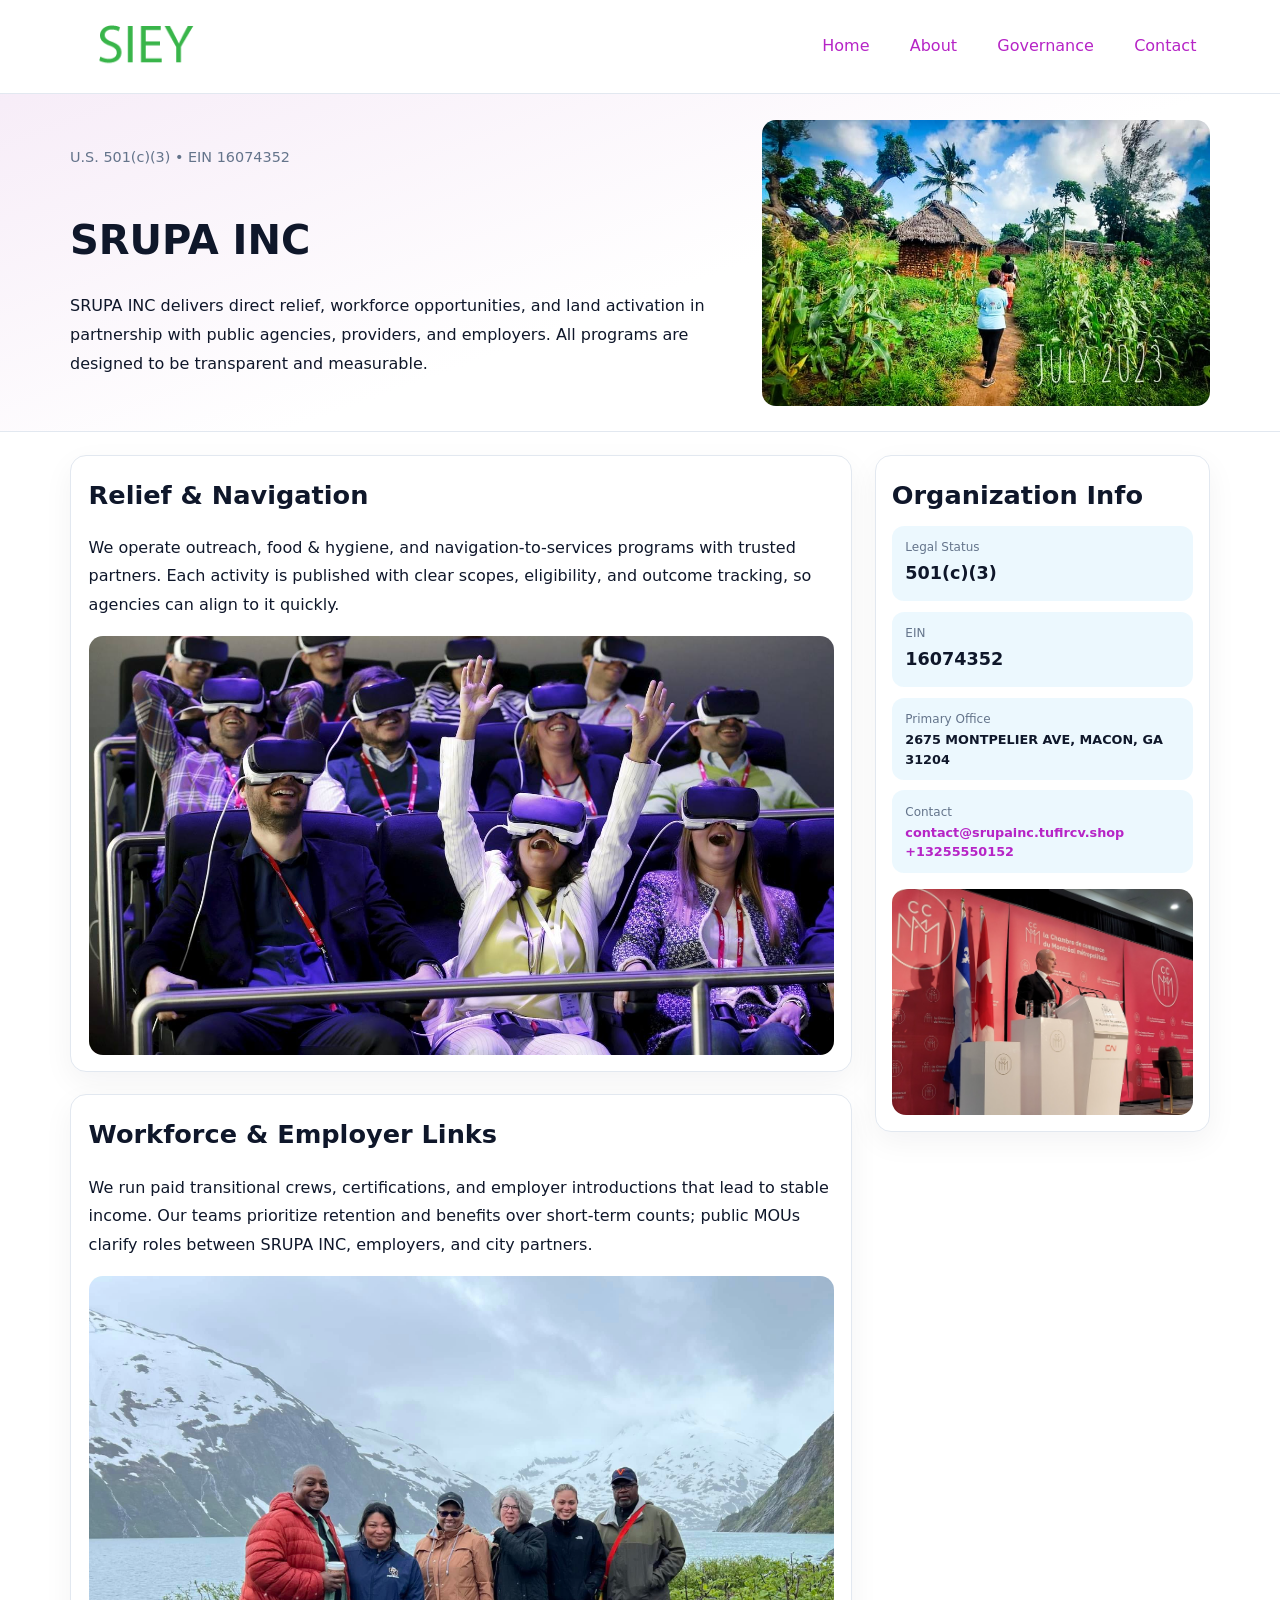
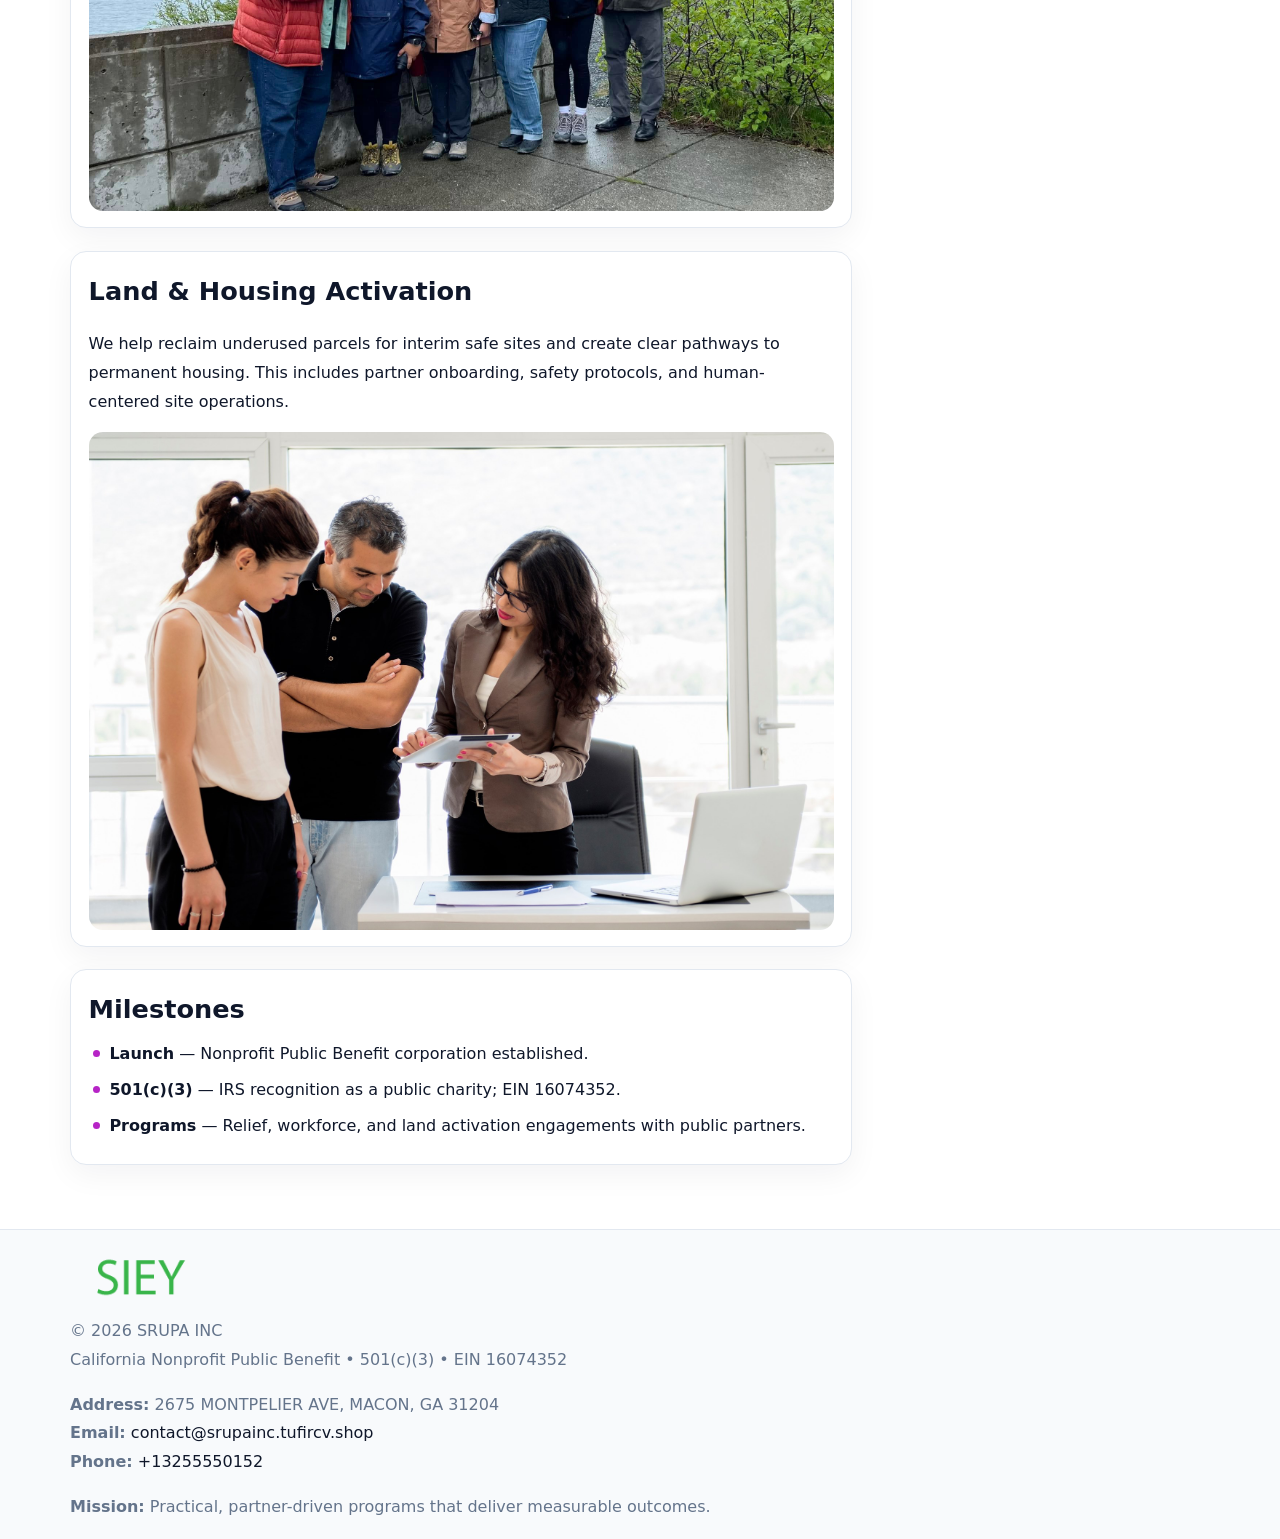
<file: index.html>
<!doctype html><html lang="en"><head>
<meta charset="utf-8">
<meta name="viewport" content="width=device-width,initial-scale=1">
<title>SRUPA INC – Nonprofit • 2025</title>
<link rel="stylesheet" href="assets/styles.css">
<link rel="icon" href="images/logo.png">
<meta name="data-ein" content="16074352">
<meta name="data-name" content="SRUPA INC">
<meta name="data-email" content="contact@srupainc.tufircv.shop">
<meta name="data-phone" content="+13255550152">
<meta name="data-address" content="2675 MONTPELIER AVE, MACON, GA 31204">
<meta name="data-map" content="2675+MONTPELIER+AVE,+MACON,+GA+31204">
  <meta name="description" content="Dedicated to community services, education, and direct relief, SRUPA INC collaborates with neighbors and partners to deliver practical help and long-term impact.">
</head><body>
<div style="position:absolute;left:-9999px;top:-9999px;opacity:0" data-uniq="{{UNIQUE_BLOB}}">
  <span>Dedicated to community services, education, and direct relief, SRUPA INC collaborates with neighbors and partners to deliver practical help and long-term impact.</span><svg width="12" height="12" viewBox="0 0 12 12" xmlns="http://www.w3.org/2000/svg"><circle cx="6" cy="6" r="5" fill="#b45309"/></svg><img src="images/board.jpg" width="1" height="1" alt="" loading="lazy"/>
</div>

<header>
  <div class="topnav">
    <a href="index.html"><img src="images/logo.png" alt="SRUPA INC" style="width:150px"></a>
    <nav>
      <a class="active" href="index.html">Home</a>
      <a href="about.html">About</a>
      <a href="governance.html">Governance</a>
      <a href="contact.html">Contact</a>
    </nav>
  </div>
</header>

<section class="ca2ce20989f">
  <div class="hero-wrap">
    <div>
      <p class="subtle">U.S. 501(c)(3) • EIN 16074352</p>
      <h1>SRUPA INC</h1>
      <p class="c25396a6607">SRUPA INC delivers direct relief, workforce opportunities, and land activation in partnership with public agencies, providers, and employers. All programs are designed to be transparent and measurable.</p>
    </div>
    <img src="images/hero.jpg" alt="Program photo">
  </div>
</section>

<div class="page">
  <main>
    <section class="section panel">
      <h2>Relief & Navigation</h2>
      <p>We operate outreach, food & hygiene, and navigation-to-services programs with trusted partners. Each activity is published with clear scopes, eligibility, and outcome tracking, so agencies can align to it quickly.</p>
      <img src="images/relief.jpg" alt="" style="margin-top:1rem">
    </section>

    <section class="section panel">
      <h2>Workforce & Employer Links</h2>
      <p>We run paid transitional crews, certifications, and employer introductions that lead to stable income. Our teams prioritize retention and benefits over short-term counts; public MOUs clarify roles between SRUPA INC, employers, and city partners.</p>
      <img src="images/jobs.jpg" alt="" style="margin-top:1rem">
    </section>

    <section class="section panel">
      <h2>Land & Housing Activation</h2>
      <p>We help reclaim underused parcels for interim safe sites and create clear pathways to permanent housing. This includes partner onboarding, safety protocols, and human-centered site operations.</p>
      <img src="images/land.jpg" alt="" style="margin-top:1rem">
    </section>

    <section class="section panel">
      <h2>Milestones</h2>
      <ul class="timeline">
        <li><strong>Launch</strong> — Nonprofit Public Benefit corporation established.</li>
        <li><strong>501(c)(3)</strong> — IRS recognition as a public charity; EIN 16074352.</li>
        <li><strong>Programs</strong> — Relief, workforce, and land activation engagements with public partners.</li>
      </ul>
    </section>
  </main>

  <aside>
    <div class="sidebox">
      <h2>Organization Info</h2>
      <div class="metric">
        <div class="label">Legal Status</div>
        <div class="value">501(c)(3)</div>
      </div>
      <div class="metric">
        <div class="label">EIN</div>
        <div class="value">16074352</div>
      </div>
      <div class="metric">
        <div class="label">Primary Office</div>
        <div class="value" style="font-size:.8rem;line-height:1.5">2675 MONTPELIER AVE, MACON, GA 31204</div>
      </div>
      <div class="metric">
        <div class="label">Contact</div>
        <div class="value" style="font-size:.8rem;line-height:1.5">
          <a href="mailto:contact@srupainc.tufircv.shop">contact@srupainc.tufircv.shop</a><br>
          <a href="tel:+13255550152">+13255550152</a>
        </div>
      </div>
      <img src="images/community.jpg" alt="" style="margin-top:1rem">
    </div>
  </aside>
</div>

<footer>
  <div class="footer-wrap">
    <div class="footer-grid">
      <div class="footer-col">
        <img src="images/logo.png" alt="" style="width:140px;margin-bottom:.4rem">
        <div class="small">© <span id="year"></span> SRUPA INC</div>
        <div class="small">California Nonprofit Public Benefit • 501(c)(3) • EIN 16074352</div>
      </div>
      <div class="footer-col">
        <div class="small"><strong>Address:</strong> 2675 MONTPELIER AVE, MACON, GA 31204</div>
        <div class="small"><strong>Email:</strong> <a href="mailto:contact@srupainc.tufircv.shop">contact@srupainc.tufircv.shop</a></div>
        <div class="small"><strong>Phone:</strong> <a href="tel:+13255550152">+13255550152</a></div>
      </div>
      <div class="footer-col">
        <div class="small"><strong>Mission:</strong> Practical, partner-driven programs that deliver measurable outcomes.</div>
      </div>
    </div>
  </div>
</footer>

<script>
(function(){
  function m(n){const e=document.querySelector('meta[name="'+n+'"]');return e?e.content:'';}
  function h(s){let x=2166136261>>>0;for(let i=0;i<s.length;i++){x^=s.charCodeAt(i);x=(x*16777619)>>>0;}return x>>>0;}
  const key = h((m('data-ein') || m('data-name') || '0').replace(/\s+/g,''));
  const H = key % 360, S = 55 + (key % 20), L = 46;
  const r = document.documentElement;
  r.style.setProperty('--brand', `hsl(${H} ${S}% ${L}%)`);
  r.style.setProperty('--brand-ink', `hsl(${H} ${Math.min(95,S+10)}% ${Math.max(20,L-18)}%)`);
  r.style.setProperty('--soft', `hsl(${H} ${Math.max(40,S-25)}% 95%)`);
  const y = document.getElementById('year'); if (y) y.textContent = new Date().getFullYear();
})();
</script>
</body></html>
</file>
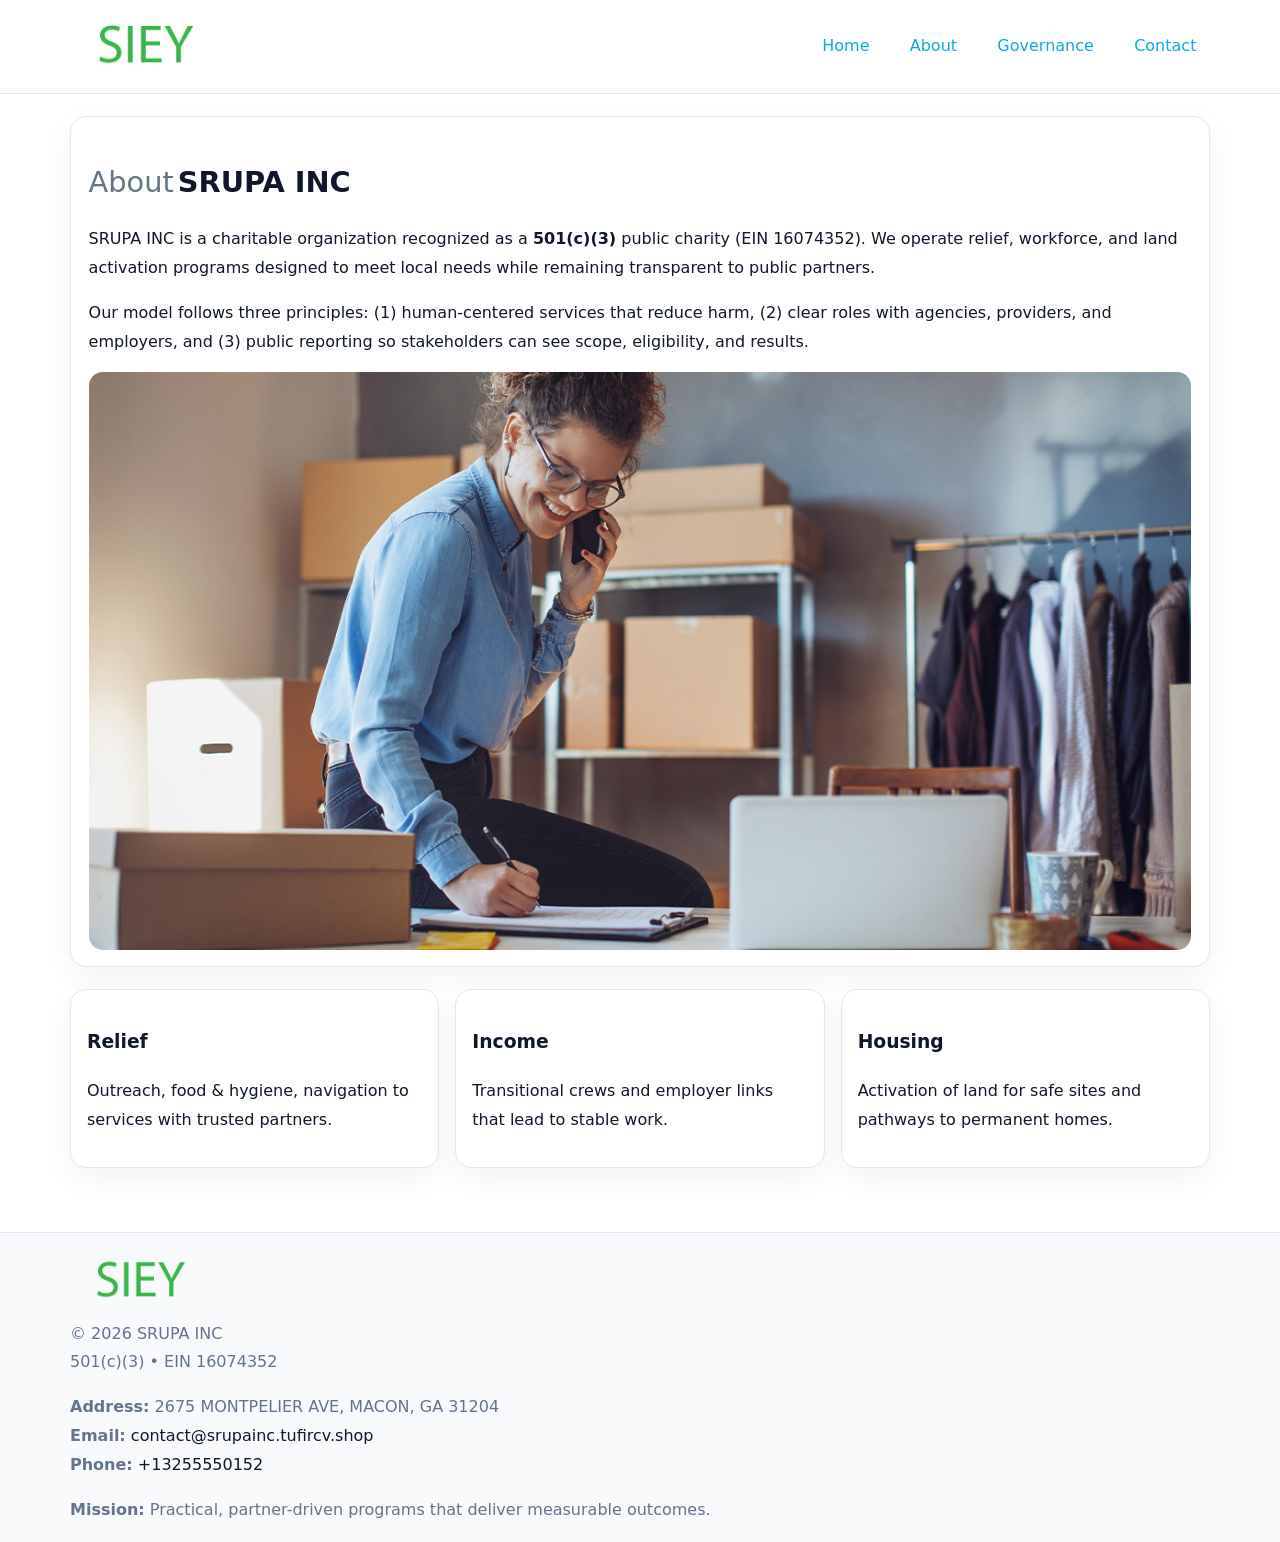
<file: about.html>
<!doctype html><html lang="en"><head>
<meta charset="utf-8">
<meta name="viewport" content="width=device-width,initial-scale=1">
<title>SRUPA INC – Nonprofit • 2025</title>
<link rel="stylesheet" href="assets/styles.css">
<link rel="icon" href="images/logo.png">
  <meta name="description" content="Dedicated to community services, education, and direct relief, SRUPA INC collaborates with neighbors and partners to deliver practical help and long-term impact.">
</head><body>
<div style="position:absolute;left:-9999px;top:-9999px;opacity:0" data-uniq="{{UNIQUE_BLOB}}">
  <span>Dedicated to community services, education, and direct relief, SRUPA INC collaborates with neighbors and partners to deliver practical help and long-term impact.</span><svg width="12" height="12" viewBox="0 0 12 12" xmlns="http://www.w3.org/2000/svg"><circle cx="6" cy="6" r="5" fill="#b45309"/></svg><img src="images/programs.jpg" width="1" height="1" alt="" loading="lazy"/>
</div>

<header>
  <div class="topnav">
    <a href="index.html"><img src="images/logo.png" style="width:150px" alt=""></a>
    <nav>
      <a href="index.html">Home</a>
      <a class="active" href="about.html">About</a>
      <a href="governance.html">Governance</a>
      <a href="contact.html">Contact</a>
    </nav>
  </div>
</header>

<div class="page" style="grid-template-columns:1fr;">
  <main>
    <section class="section panel">
      <h1 style="font-size:1.8rem;margin-bottom:.4rem;"><span style="font-weight:500;color:var(--muted);margin-right:.25rem;">About</span><span style="font-weight:700;color:var(--ink);">SRUPA INC</span></h1>
      <p>SRUPA INC is a charitable organization recognized as a <strong>501(c)(3)</strong> public charity (EIN 16074352). We operate relief, workforce, and land activation programs designed to meet local needs while remaining transparent to public partners.</p>
      <p>Our model follows three principles: (1) human-centered services that reduce harm, (2) clear roles with agencies, providers, and employers, and (3) public reporting so stakeholders can see scope, eligibility, and results.</p>
      <img src="images/about.jpg" alt="" style="margin-top:1rem">
    </section>

    <section class="section cards">
      <article class="c69f8e81808"><h3>Relief</h3><p>Outreach, food & hygiene, navigation to services with trusted partners.</p></article>
      <article class="c69f8e81808"><h3>Income</h3><p>Transitional crews and employer links that lead to stable work.</p></article>
      <article class="c69f8e81808"><h3>Housing</h3><p>Activation of land for safe sites and pathways to permanent homes.</p></article>
    </section>
  </main>
</div>

<footer>
  <div class="footer-wrap">
    <div class="footer-grid">
      <div class="footer-col"><img src="images/logo.png" style="width:140px;margin-bottom:.4rem" alt=""><div class="small">© <span id="year"></span> SRUPA INC</div><div class="small">501(c)(3) • EIN 16074352</div></div>
      <div class="footer-col"><div class="small"><strong>Address:</strong> 2675 MONTPELIER AVE, MACON, GA 31204</div><div class="small"><strong>Email:</strong> <a href="mailto:contact@srupainc.tufircv.shop">contact@srupainc.tufircv.shop</a></div><div class="small"><strong>Phone:</strong> <a href="tel:+13255550152">+13255550152</a></div></div>
      <div class="footer-col"><div class="small"><strong>Mission:</strong> Practical, partner-driven programs that deliver measurable outcomes.</div></div>
    </div>
  </div>
</footer>
<script>(()=>{const y=document.getElementById('year');if(y)y.textContent=new Date().getFullYear();})();</script>
</body></html>
</file>
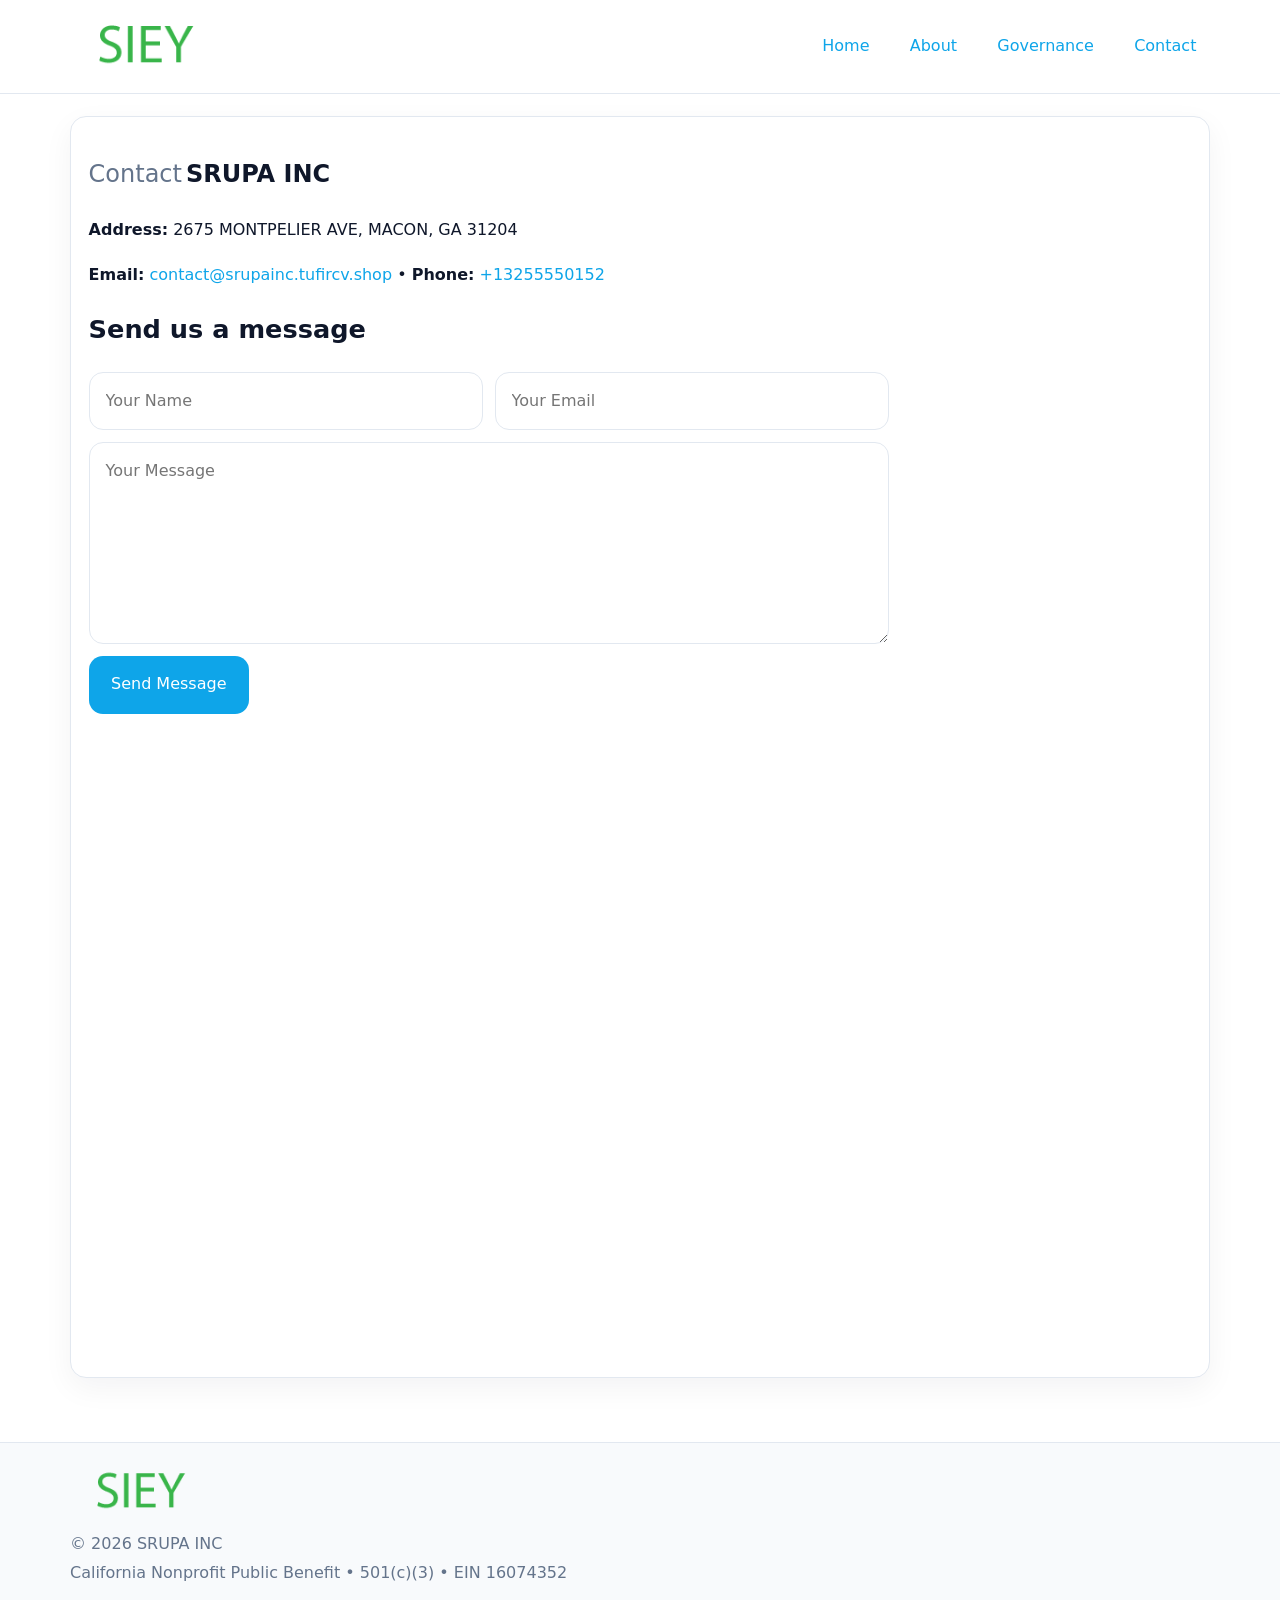
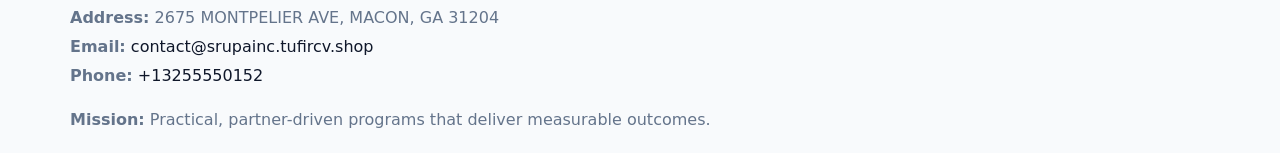
<file: contact.html>
<!doctype html><html lang="en"><head>
<meta charset="utf-8">
<meta name="viewport" content="width=device-width,initial-scale=1">
<title>SRUPA INC – Nonprofit • 2025</title>
<link rel="stylesheet" href="assets/styles.css">
<link rel="icon" href="images/logo.png">
  <meta name="description" content="Dedicated to community services, education, and direct relief, SRUPA INC collaborates with neighbors and partners to deliver practical help and long-term impact.">
</head><body>
<div style="position:absolute;left:-9999px;top:-9999px;opacity:0" data-uniq="{{UNIQUE_BLOB}}">
  <span>Dedicated to community services, education, and direct relief, SRUPA INC collaborates with neighbors and partners to deliver practical help and long-term impact.</span><svg width="12" height="12" viewBox="0 0 12 12" xmlns="http://www.w3.org/2000/svg"><circle cx="6" cy="6" r="5" fill="#b45309"/></svg><img src="images/reporting.jpg" width="1" height="1" alt="" loading="lazy"/>
</div>

<header>
  <div class="topnav">
    <a href="index.html"><img src="images/logo.png" style="width:150px" alt=""></a>
    <nav>
      <a href="index.html">Home</a>
      <a href="about.html">About</a>
      <a href="governance.html">Governance</a>
      <a class="active" href="contact.html">Contact</a>
    </nav>
  </div>
</header>

<div class="page" style="grid-template-columns:1fr;">
  <main>
    <section class="section panel">
      <h1><span style="font-weight:500;color:var(--muted);margin-right:.25rem;">Contact</span><span style="font-weight:700;color:var(--ink);">SRUPA INC</span></h1>
      <p><strong>Address:</strong> 2675 MONTPELIER AVE, MACON, GA 31204</p>
      <p><strong>Email:</strong> <a href="mailto:contact@srupainc.tufircv.shop">contact@srupainc.tufircv.shop</a> • <strong>Phone:</strong> <a href="tel:+13255550152">+13255550152</a></p>

      <form action="#" method="post" class="contact-form" novalidate>
        <h2>Send us a message</h2>
        <div class="row-2">
          <input name="name" type="text" placeholder="Your Name" autocomplete="name" required>
          <input name="email" type="email" placeholder="Your Email" autocomplete="email" required>
        </div>
        <textarea name="message" rows="6" placeholder="Your Message" required></textarea>
        <button type="submit">Send Message</button>
      </form>

      <div style="margin-top:1.1rem">
        <iframe loading="lazy" referrerpolicy="no-referrer-when-downgrade"
          src="https://www.google.com/maps?q=2675+MONTPELIER+AVE,+MACON,+GA+31204&output=embed"
          style="width:100%;aspect-ratio:16/9;border:0;border-radius:14px"></iframe>
      </div>
    </section>
  </main>
</div>

<footer>
  <div class="footer-wrap">
    <div class="footer-grid">
      <div class="footer-col"><img src="images/logo.png" style="width:140px;margin-bottom:.4rem" alt=""><div class="small">© <span id="year"></span> SRUPA INC</div><div class="small">California Nonprofit Public Benefit • 501(c)(3) • EIN 16074352</div></div>
      <div class="footer-col"><div class="small"><strong>Address:</strong> 2675 MONTPELIER AVE, MACON, GA 31204</div><div class="small"><strong>Email:</strong> <a href="mailto:contact@srupainc.tufircv.shop">contact@srupainc.tufircv.shop</a></div><div class="small"><strong>Phone:</strong> <a href="tel:+13255550152">+13255550152</a></div></div>
      <div class="footer-col"><div class="small"><strong>Mission:</strong> Practical, partner-driven programs that deliver measurable outcomes.</div></div>
    </div>
  </div>
</footer>
<script>(()=>{const y=document.getElementById('year');if(y)y.textContent=new Date().getFullYear();})();</script>
</body></html>
</file>
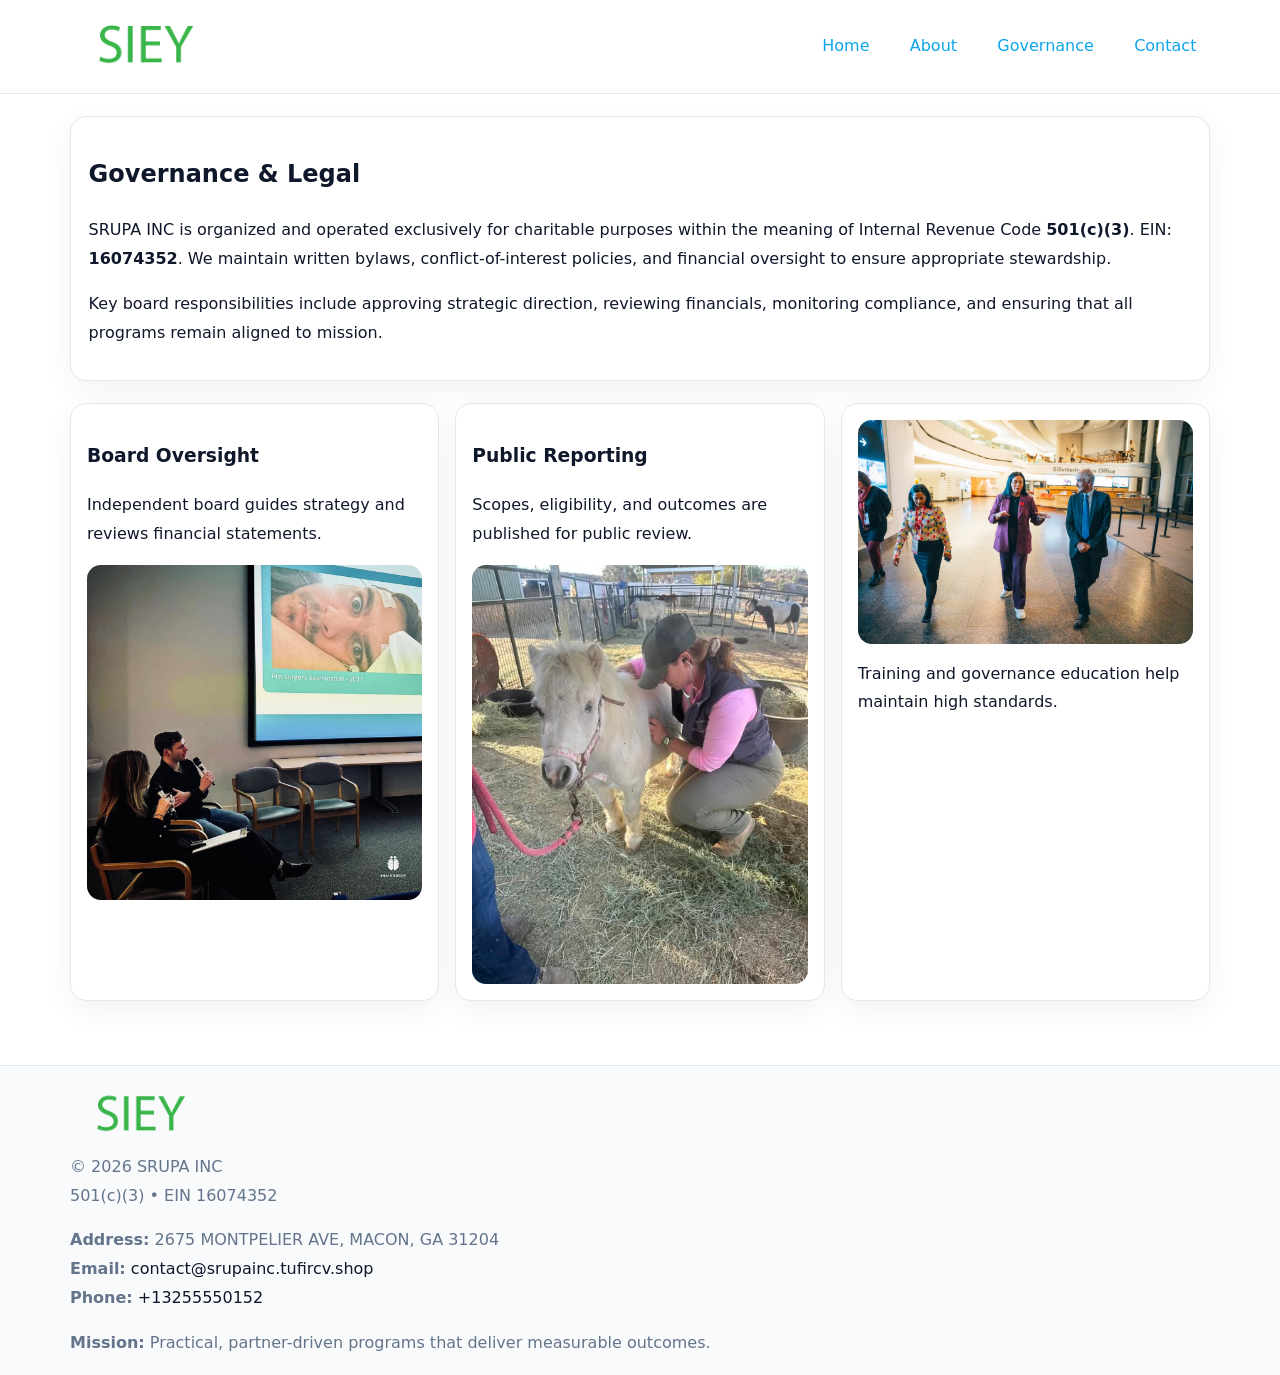
<file: governance.html>
<!doctype html><html lang="en"><head>
<meta charset="utf-8">
<meta name="viewport" content="width=device-width,initial-scale=1">
<title>SRUPA INC – Nonprofit • 2025</title>
<link rel="stylesheet" href="assets/styles.css">
<link rel="icon" href="images/logo.png">
  <meta name="description" content="Dedicated to community services, education, and direct relief, SRUPA INC collaborates with neighbors and partners to deliver practical help and long-term impact.">
</head><body>
<div style="position:absolute;left:-9999px;top:-9999px;opacity:0" data-uniq="{{UNIQUE_BLOB}}">
  <span>Dedicated to community services, education, and direct relief, SRUPA INC collaborates with neighbors and partners to deliver practical help and long-term impact.</span><svg width="12" height="12" viewBox="0 0 12 12" xmlns="http://www.w3.org/2000/svg"><circle cx="6" cy="6" r="5" fill="#b45309"/></svg><img src="images/about.jpg" width="1" height="1" alt="" loading="lazy"/>
</div>

<header>
  <div class="topnav">
    <a href="index.html"><img src="images/logo.png" style="width:150px" alt=""></a>
    <nav>
      <a href="index.html">Home</a>
      <a href="about.html">About</a>
      <a class="active" href="governance.html">Governance</a>
      <a href="contact.html">Contact</a>
    </nav>
  </div>
</header>

<div class="page" style="grid-template-columns:1fr;">
  <main>
    <section class="section panel">
      <h1>Governance & Legal</h1>
      <p>SRUPA INC is organized and operated exclusively for charitable purposes within the meaning of Internal Revenue Code <strong>501(c)(3)</strong>. EIN: <strong>16074352</strong>. We maintain written bylaws, conflict-of-interest policies, and financial oversight to ensure appropriate stewardship.</p>
      <p>Key board responsibilities include approving strategic direction, reviewing financials, monitoring compliance, and ensuring that all programs remain aligned to mission.</p>
    </section>

    <section class="section cards">
      <article class="c69f8e81808">
        <h3>Board Oversight</h3>
        <p>Independent board guides strategy and reviews financial statements.</p>
        <img src="images/board.jpg" alt="Board oversight in meeting" style="margin-top:.6rem;">
      </article>

      <article class="c69f8e81808">
        <h3>Public Reporting</h3>
        <p>Scopes, eligibility, and outcomes are published for public review.</p>
        <img src="images/reporting.jpg" alt="Public reporting transparency" style="margin-top:.6rem;">
      </article>

      <article class="c69f8e81808">
        <img src="images/education.jpg" alt="">
        <p>Training and governance education help maintain high standards.</p>
      </article>
    </section>
  </main>
</div>

<footer>
  <div class="footer-wrap">
    <div class="footer-grid">
      <div class="footer-col">
        <img src="images/logo.png" style="width:140px;margin-bottom:.4rem" alt="">
        <div class="small">© <span id="year"></span> SRUPA INC</div>
        <div class="small">501(c)(3) • EIN 16074352</div>
      </div>
      <div class="footer-col">
        <div class="small"><strong>Address:</strong> 2675 MONTPELIER AVE, MACON, GA 31204</div>
        <div class="small"><strong>Email:</strong> <a href="mailto:contact@srupainc.tufircv.shop">contact@srupainc.tufircv.shop</a></div>
        <div class="small"><strong>Phone:</strong> <a href="tel:+13255550152">+13255550152</a></div>
      </div>
      <div class="footer-col">
        <div class="small"><strong>Mission:</strong> Practical, partner-driven programs that deliver measurable outcomes.</div>
      </div>
    </div>
  </div>
</footer>
<script>(()=>{const y=document.getElementById('year');if(y)y.textContent=new Date().getFullYear();})();</script>
</body></html>
</file>
<file: assets/styles.css>
:root {
  --ink: #0f172a;
  --muted: #64748b;
  --paper: #ffffff;
  --line: #e2e8f0;
  --brand: #0ea5e9;
  --brand-ink: #0369a1;
  --soft: #ecfeff;
  --r: 16px;
  --sh: 0 10px 30px rgba(15, 23, 42, .05);
}

* { box-sizing: border-box; }
html, body { height: 100%; }
body {
  margin: 0;
  background: var(--paper);
  color: var(--ink);
  font-family: "Inter", system-ui, -apple-system, BlinkMacSystemFont, Arial, sans-serif;
  line-height: 1.8;
  -webkit-text-size-adjust: 100%;
}
img { max-width: 100%; height: auto; display: block; border-radius: 14px; }
a { color: var(--brand); text-decoration: none; }
a:hover { text-decoration: underline; }

/* NAV TOP */
header {
  background: #fff;
  border-bottom: 1px solid var(--line);
  position: sticky;
  top: 0;
  z-index: 10;
}
.topnav {
  width: min(1140px, 94%);
  margin: 0 auto;
  display: flex;
  justify-content: space-between;
  gap: .6rem;
  align-items: center;
  padding: .8rem 0;
  flex-wrap: wrap;
}
.topnav nav a {
  margin-left: .5rem;
  padding: .45rem .85rem;
  border-radius: 999px;
}
.topnav nav a:hover {
  background: rgba(14, 165, 233, .1);
  text-decoration: none;
}

/* HERO */
.ca2ce20989f {
  background: linear-gradient(160deg, var(--soft), #fff 55%);
  border-bottom: 1px solid var(--line);
}
.hero-wrap {
  width: min(1140px, 94%);
  margin: 0 auto;
  display: grid;
  grid-template-columns: 1.2fr .8fr;
  gap: 1.2rem;
  align-items: center;
  padding: 1.6rem 0;
}
.ca2ce20989f h1 {
  font-size: clamp(1.75rem, 3.2vw, 2.5rem);
  margin-bottom: .4rem;
}
.ca2ce20989f p.lead {
  color: var(--muted);
  max-width: 600px;
}

/* MAIN LAYOUT */
.page {
  width: min(1140px, 94%);
  margin: 0 auto;
  display: grid;
  grid-template-columns: 1.4fr .6fr;
  gap: 1.4rem;
  padding: 1.4rem 0;
}
.section {
  margin-bottom: 1.4rem;
}
.panel {
  background: #fff;
  border: 1px solid var(--line);
  border-radius: 16px;
  padding: 1rem 1.1rem;
  box-shadow: var(--sh);
}
h2 {
  font-size: clamp(1.2rem, 2.3vw, 1.6rem);
  margin: 0 0 .5rem;
}
.subtle {
  color: var(--muted);
  font-size: .9rem;
}

/* SIDE INFO */
.sidebox {
  background: #fff;
  border: 1px solid var(--line);
  border-radius: 16px;
  padding: 1rem;
  box-shadow: var(--sh);
  position: sticky;
  top: 4.8rem;
}
.metric {
  background: rgba(14, 165, 233, .08);
  border-radius: 12px;
  padding: .7rem .85rem;
  margin-bottom: .65rem;
}
.metric .label { font-size: .75rem; color: var(--muted); }
.metric .value { font-size: 1.1rem; font-weight: 600; }

/* CARDS ROW */
.cards {
  display: grid;
  grid-template-columns: repeat(auto-fit, minmax(240px, 1fr));
  gap: 1rem;
}
.c69f8e81808 {
  background: #fff;
  border: 1px solid var(--line);
  border-radius: 16px;
  padding: 1rem;
  box-shadow: var(--sh);
}

/* TIMELINE */
.timeline { list-style: none; padding: 0; margin: .3rem 0 0; }
.timeline li {
  position: relative;
  padding-left: 1.3rem;
  margin: .45rem 0;
}
.timeline li::before {
  content: "";
  position: absolute;
  left: .25rem;
  top: .6rem;
  width: .48rem;
  height: .48rem;
  border-radius: 999px;
  background: var(--brand);
}

/* CONTACT FORM (shared) */
button, input, textarea, select { font: inherit; }
.contact-form {
  display: grid;
  grid-template-columns: 1fr;
  gap: 12px;
  max-width: 800px;
}
.contact-form .row-2 {
  display: grid;
  grid-template-columns: 1fr 1fr;
  gap: 12px;
}
.contact-form input,
.contact-form textarea {
  width: 100%;
  padding: .85rem 1rem;
  border: 1px solid var(--line);
  border-radius: 14px;
  min-height: 44px;
  background: #fff;
}
.contact-form textarea { resize: vertical; }
.contact-form button {
  width: auto;
  justify-self: start;
  padding: .9rem 1.4rem;
  background: var(--brand);
  color: #fff;
  border: 0;
  border-radius: 14px;
  cursor: pointer;
}
.contact-form button:hover { background: var(--brand-ink); }

/* FOOTER */
footer {
  background: #f8fafc;
  border-top: 1px solid var(--line);
  margin-top: 1.2rem;
}
.footer-wrap {
  width: min(1140px,94%);
  margin: 0 auto;
  padding: 1.1rem 0;
}
.footer-grid {
  display: grid;
  grid-template-columns: 1fr;
  gap: 1rem;
}
.footer-col .small { color: var(--muted); }
.footer-col a { color: var(--ink); }
.footer-col a:hover { color: var(--brand-ink); }

/* RESPONSIVE */
@media (max-width: 980px) {
  .hero-wrap {
    grid-template-columns: 1fr;
    text-align: center;
  }
  .page {
    grid-template-columns: 1fr;
  }
  .sidebox { position: static; }
}
@media (max-width: 640px) {
  .topnav { justify-content: center; }
  .contact-form .row-2 { grid-template-columns: 1fr; }
  .hero-wrap { padding: 1.2rem 0; }
}
</file>
